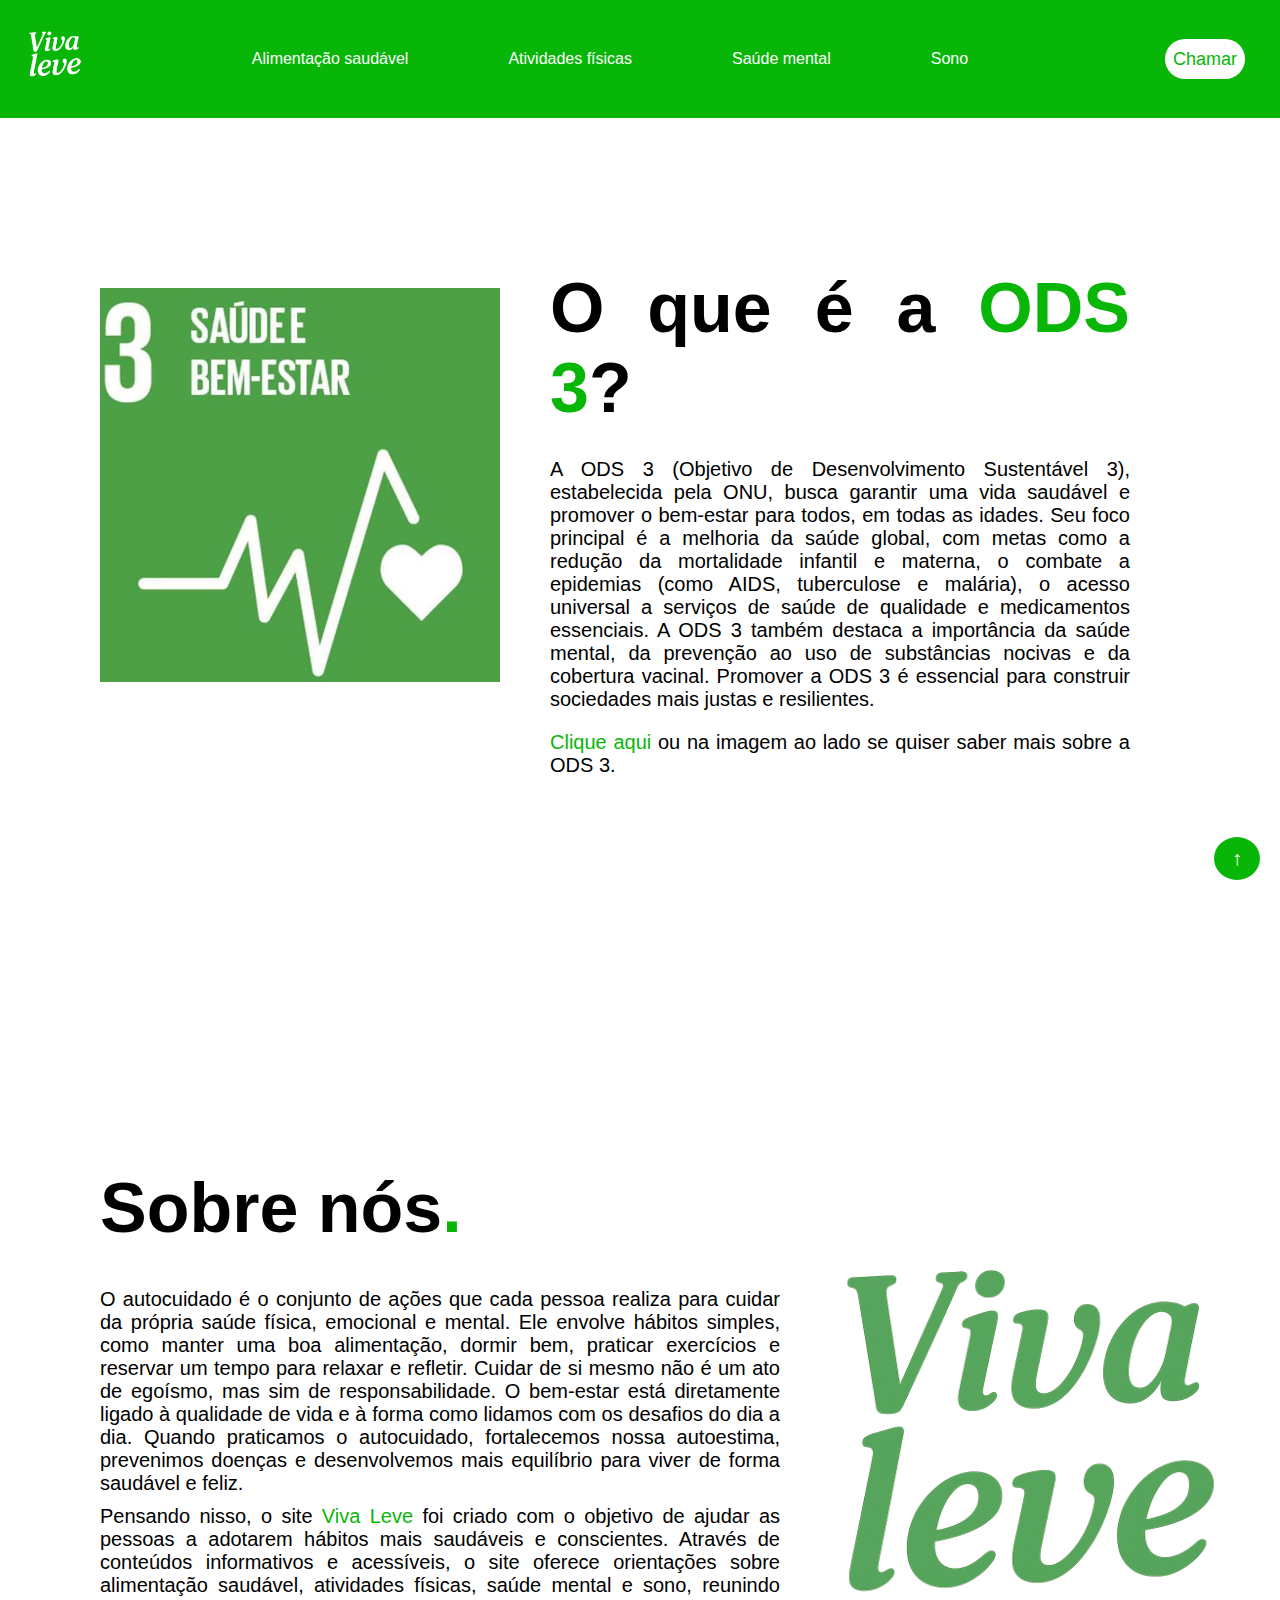
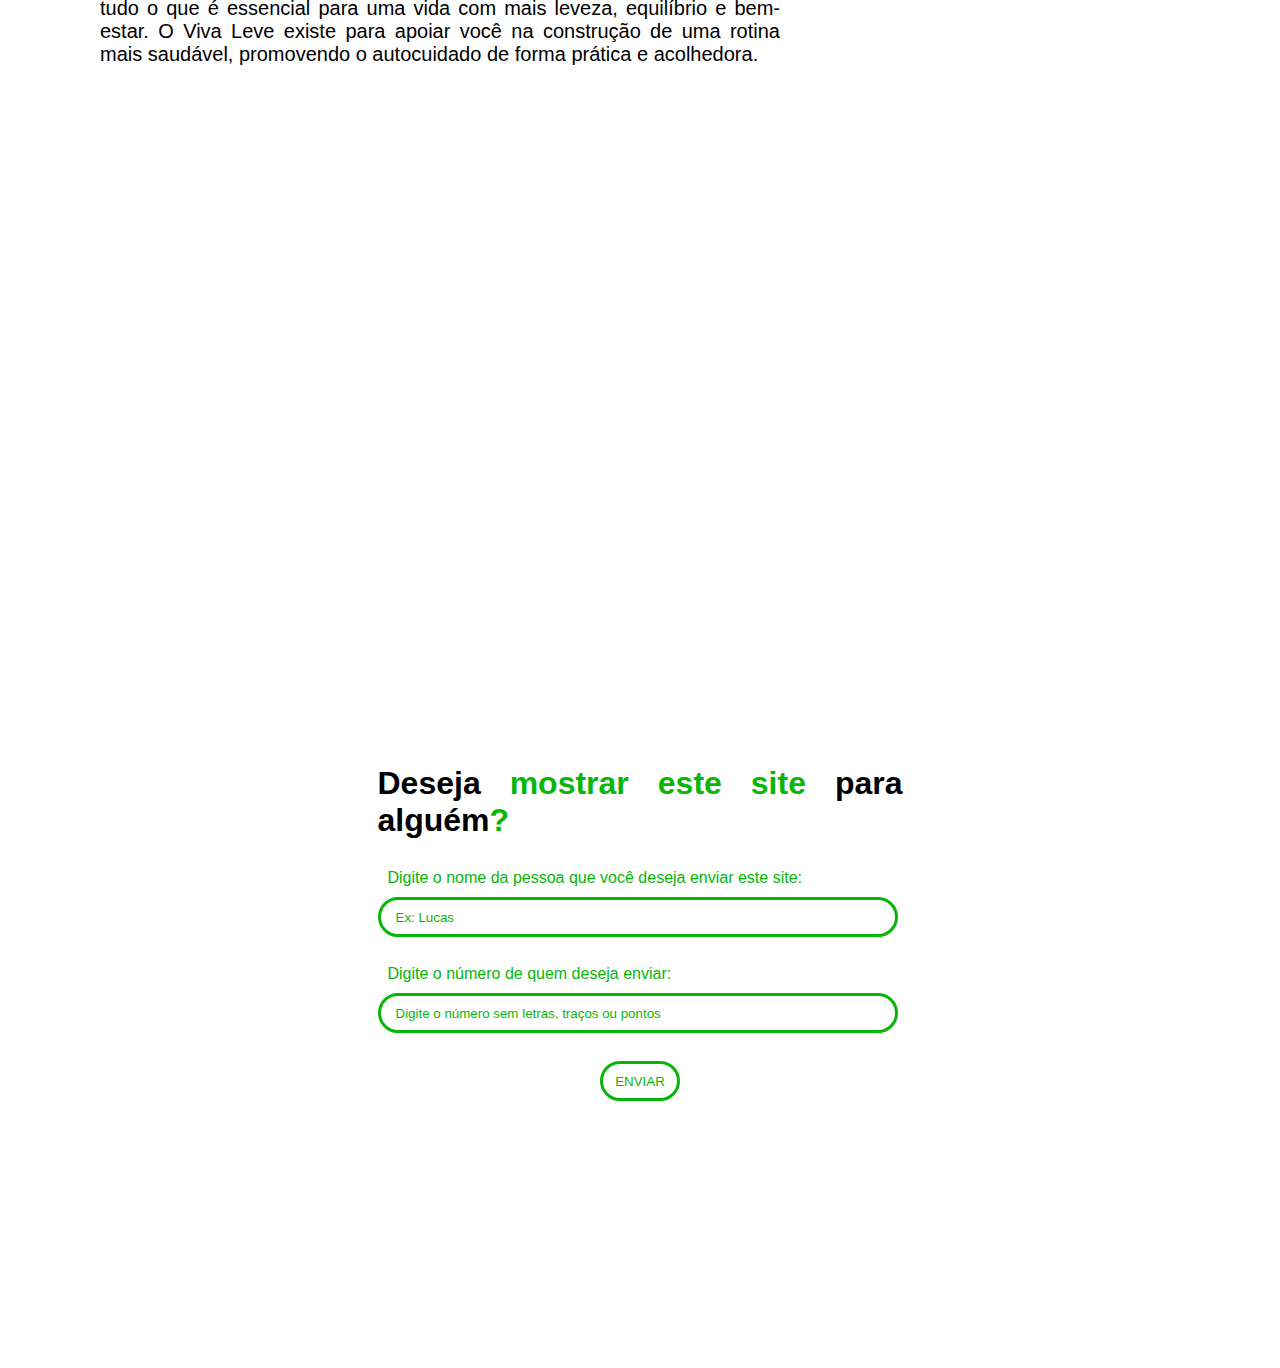
<file: index.html>
<!DOCTYPE html>
<html lang="pt-br">
<head>
    <meta charset="UTF-8">
    <meta name="viewport" content="width=device-width, initial-scale=1.0">
    <link rel="stylesheet" href="style.css">
    <title>Viva leve</title>
</head>
<body id="topo">
    <header class="cabecalho">
        <div class="menu">
            <div class="logo">
                <a href="index.html"><img src="images/logo-vivaleve-branca.png" alt="logo do site" width="70px"></a>
            </div>

            <div class="navegacao">
                <ul class="link">
                    <li><a href="alimentacaoSaudavel/alimentacao.html">Alimentação saudável</a></li>
                    <li><a href="atividadeFisica/atividades.html">Atividades físicas</a></li>
                    <li><a href="saudeMental/saudeMental.html">Saúde mental</a></li>
                    <li><a href="sonoDormir/sono.html">Sono</a></li>
                </ul>
            </div>

            <div class="chamarAmigo">
                <a href="#formu"><button>Chamar</button></a>
            </div>
        </div>
    </header>

    <main class="principal">
        <div class="ods3">
            <div class="odsImg">
                <a href="https://brasil.un.org/pt-br/sdgs/3" target="_blank"><img src="images/ods3.jpg" alt="imagem ods" width="400px"></a>
            </div>

            <div class="textoOds">
                <h1>O que é a <span>ODS 3</span>?</h1>
                <p>A ODS 3 (Objetivo de Desenvolvimento Sustentável 3), estabelecida pela ONU, busca garantir uma vida saudável e promover o bem-estar para todos, em todas as idades. Seu foco principal é a melhoria da saúde global, com metas como a redução da mortalidade infantil e materna, o combate a epidemias (como AIDS, tuberculose e malária), o acesso universal a serviços de saúde de qualidade e medicamentos essenciais. A ODS 3 também destaca a importância da saúde mental, da prevenção ao uso de substâncias nocivas e da cobertura vacinal. Promover a ODS 3 é essencial para construir sociedades mais justas e resilientes.</p>

                <div class="linkOds">
                    <p><a href="https://brasil.un.org/pt-br/sdgs/3" target="_blank">Clique aqui</a> ou na imagem ao lado se quiser saber mais sobre a ODS 3.</p>
                </div>
            </div>
        </div>    
    </main>

    <section class="sobre">
        <div class="quemSomos">
            <div class="textoQuemSomos">
                <h1>Sobre nós<span>.</span></h1>
                <p>O autocuidado é o conjunto de ações que cada pessoa realiza para cuidar da própria saúde física, emocional e mental. Ele envolve hábitos simples, como manter uma boa alimentação, dormir bem, praticar exercícios e reservar um tempo para relaxar e refletir. Cuidar de si mesmo não é um ato de egoísmo, mas sim de responsabilidade. O bem-estar está diretamente ligado à qualidade de vida e à forma como lidamos com os desafios do dia a dia. Quando praticamos o autocuidado, fortalecemos nossa autoestima, prevenimos doenças e desenvolvemos mais equilíbrio para viver de forma saudável e feliz.</p>
                <p>Pensando nisso, o site <span>Viva Leve</span> foi criado com o objetivo de ajudar as pessoas a adotarem hábitos mais saudáveis e conscientes. Através de conteúdos informativos e acessíveis, o site oferece orientações sobre alimentação saudável, atividades físicas, saúde mental e sono, reunindo tudo o que é essencial para uma vida com mais leveza, equilíbrio e bem-estar. O Viva Leve existe para apoiar você na construção de uma rotina mais saudável, promovendo o autocuidado de forma prática e acolhedora.</p>
            </div>

            <div class="imgQuemSomos">
                <img src="images/logo-vivaleve.png" alt="imagem viva leve" width="500px">
            </div>
        </div>
    </section>

    <section class="formulario" id="formu">

        <div class="form" onsubmit="enviarMensagem(event)">
            <h1>Deseja <span>mostrar este site</span> para alguém<span>?</span></h1>
            <form action="">
                <label for="nome">Digite o nome da pessoa que você deseja enviar este site:</label><br>
                <input type="text" id="nome" name="nome" placeholder="Ex: Lucas"><br><br>
                <label for="numero">Digite o número de quem deseja enviar:</label><br>
                <input type="text" id="numero" name="numero" placeholder="Digite o número sem letras, traços ou pontos"><br><br>
                <div class="botao">
                    <button type="submit">ENVIAR</button>
                </div>
            </form>
        </div>
    </section>
    <a href="#topo" class="voltarTopo">↑</a>
    <script src="script.js"></script>
</body>
</html>
</file>
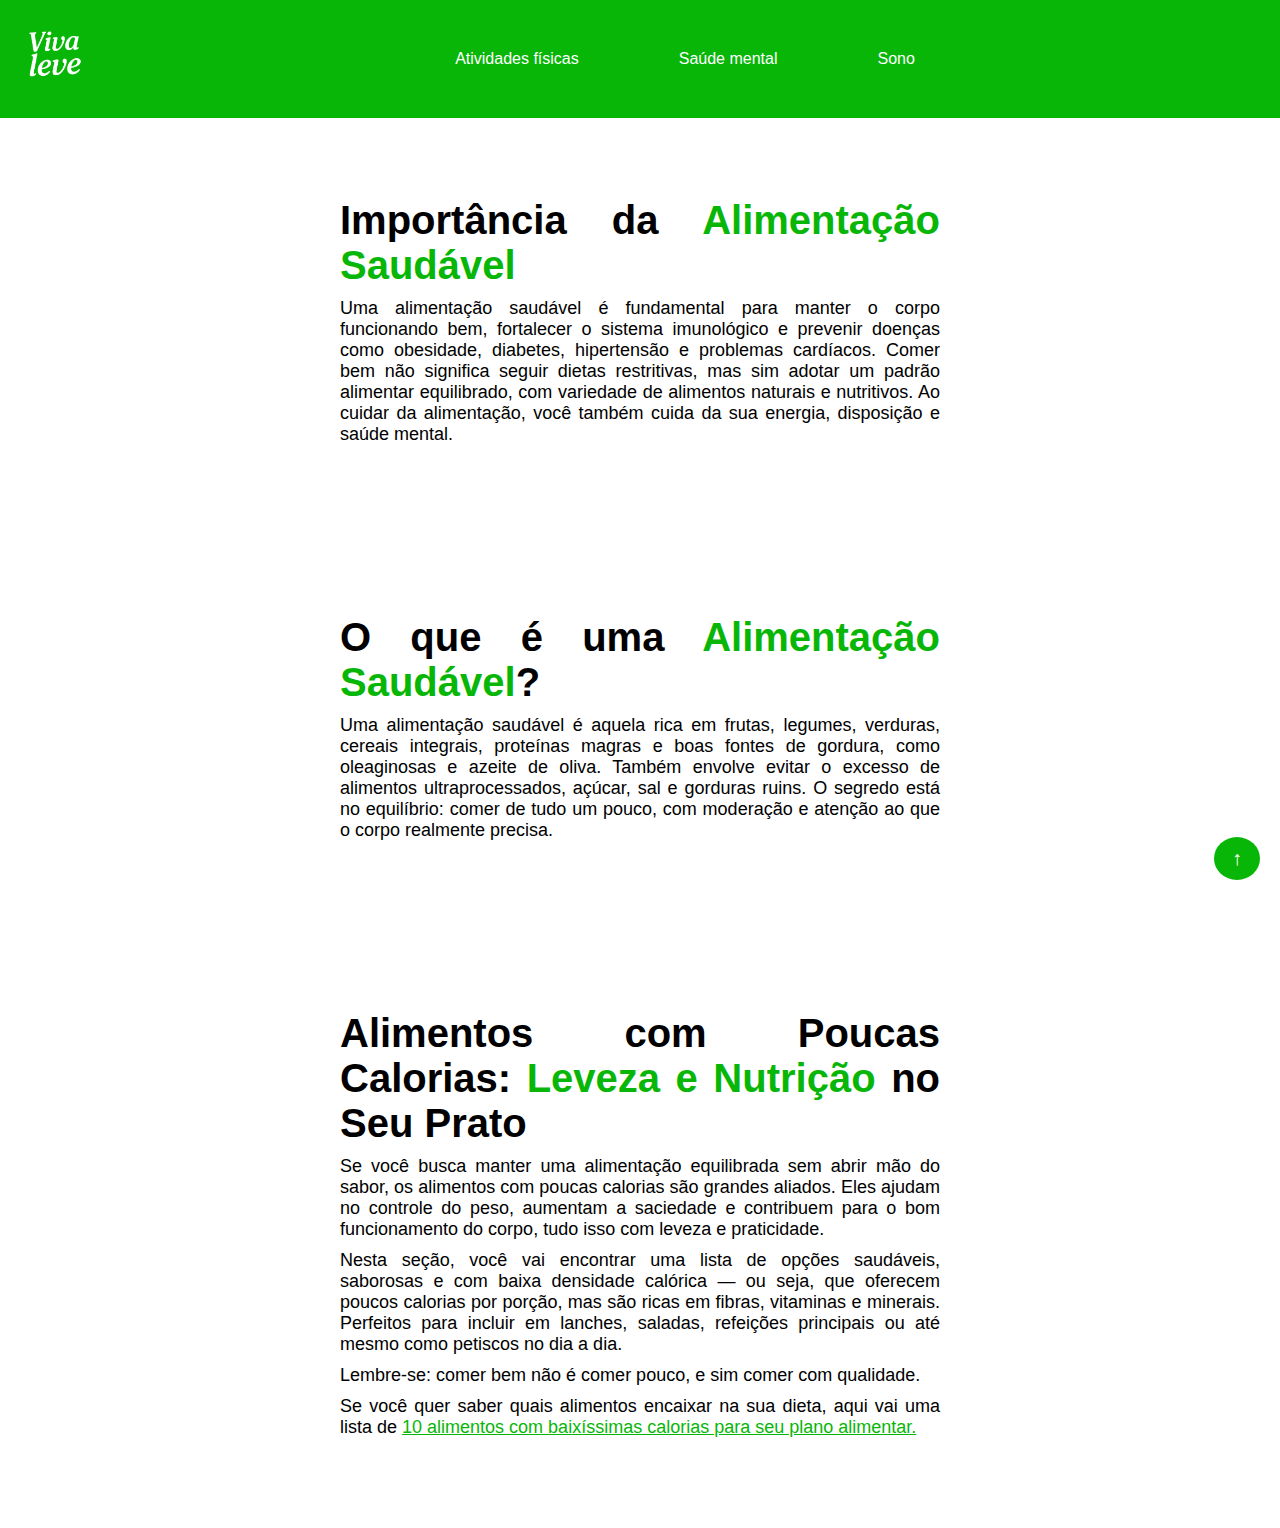
<file: alimentacaoSaudavel/alimentacao.html>
<!DOCTYPE html>
<html lang="pt-br">
<head>
    <meta charset="UTF-8">
    <meta name="viewport" content="width=device-width, initial-scale=1.0">
    <link rel="stylesheet" href="../style.css">
    <title>Alimentação saúdavel</title>
</head>
<body id="topo">
    <header class="cabecalho">
        <div class="menu">
            <div class="logo">
                <a href="../index.html"><img src="../images/logo-vivaleve-branca.png" alt="logo do site" width="70px"></a>
            </div>

            <div class="navegacao">
                <ul class="link">
                    <li><a href="../atividadeFisica/atividades.html">Atividades físicas</a></li>
                    <li><a href="../saudeMental/saudeMental.html">Saúde mental</a></li>
                    <li><a href="../sonoDormir/sono.html">Sono</a></li>
                </ul>
            </div>
        </div>
    </header>

    <main class="Alimentacao">
        <div class="alimentacaoSaudavel">
            <div class="importancia">
                <h1>Importância da <span>Alimentação Saudável</span></h1>
                <p>Uma alimentação saudável é fundamental para manter o corpo funcionando bem, fortalecer o sistema imunológico e prevenir doenças como obesidade, diabetes, hipertensão e problemas cardíacos. Comer bem não significa seguir dietas restritivas, mas sim adotar um padrão alimentar equilibrado, com variedade de alimentos naturais e nutritivos. Ao cuidar da alimentação, você também cuida da sua energia, disposição e saúde mental.</p>
            </div>

            <div class="oqAlimentacao">
                <h1>O que é uma <span>Alimentação Saudável</span>?</h1>
                <p>Uma alimentação saudável é aquela rica em frutas, legumes, verduras, cereais integrais, proteínas magras e boas fontes de gordura, como oleaginosas e azeite de oliva. Também envolve evitar o excesso de alimentos ultraprocessados, açúcar, sal e gorduras ruins. O segredo está no equilíbrio: comer de tudo um pouco, com moderação e atenção ao que o corpo realmente precisa.</p>
            </div>

            <div class="calorias">
                <h1>Alimentos com Poucas Calorias: <span>Leveza e Nutrição</span> no Seu Prato</h1>
                <p>Se você busca manter uma alimentação equilibrada sem abrir mão do sabor, os alimentos com poucas calorias são grandes aliados. Eles ajudam no controle do peso, aumentam a saciedade e contribuem para o bom funcionamento do corpo, tudo isso com leveza e praticidade.</p>
                <p>Nesta seção, você vai encontrar uma lista de opções saudáveis, saborosas e com baixa densidade calórica — ou seja, que oferecem poucos calorias por porção, mas são ricas em fibras, vitaminas e minerais. Perfeitos para incluir em lanches, saladas, refeições principais ou até mesmo como petiscos no dia a dia.</p>
                <p>Lembre-se: comer bem não é comer pouco, e sim comer com qualidade.</p>
                <div class="alimentosMenos">
                    <p>Se você quer saber quais alimentos encaixar na sua dieta, aqui vai uma lista de <a href="alimentosCalorias.html">10 alimentos com baixíssimas calorias para seu plano alimentar.</a></p>
                </div>
            </div>
        </div>
    </main>
    <a href="#topo" class="voltarTopo">↑</a>
</body>
</html>
</file>
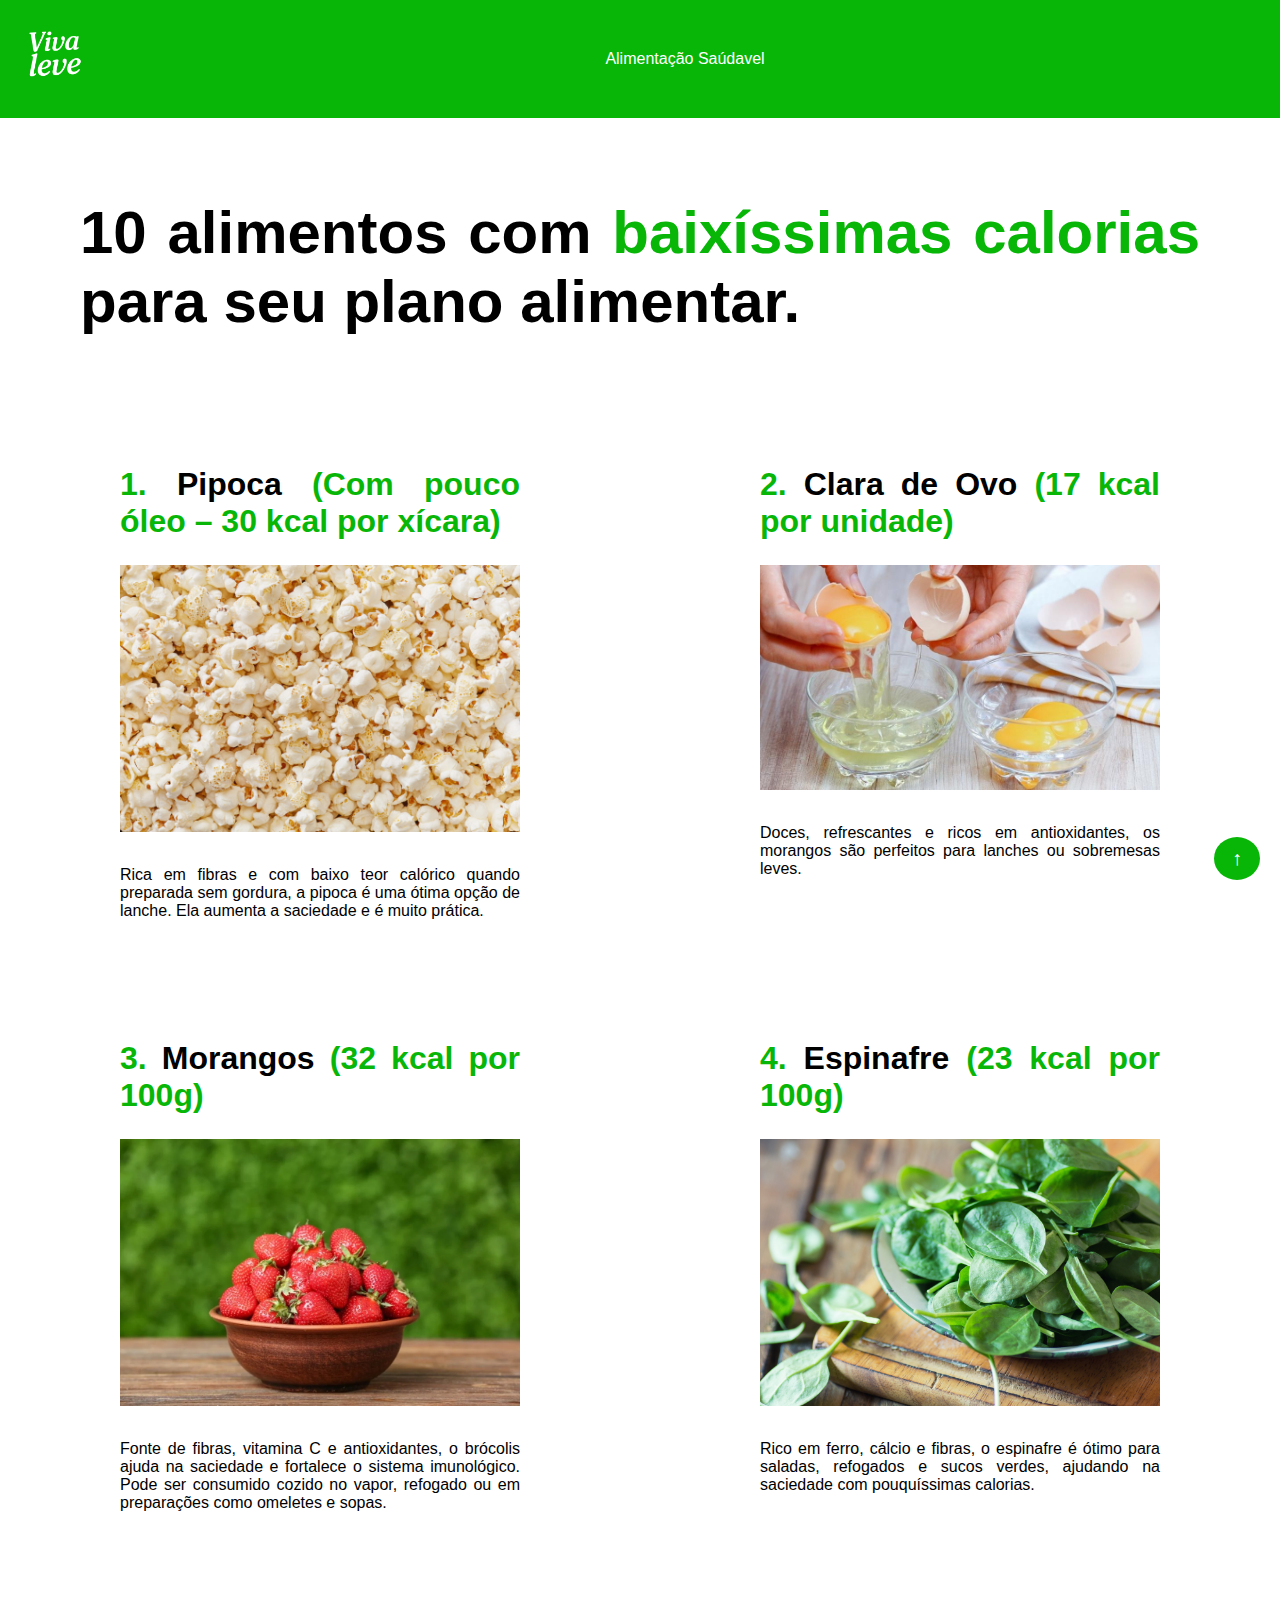
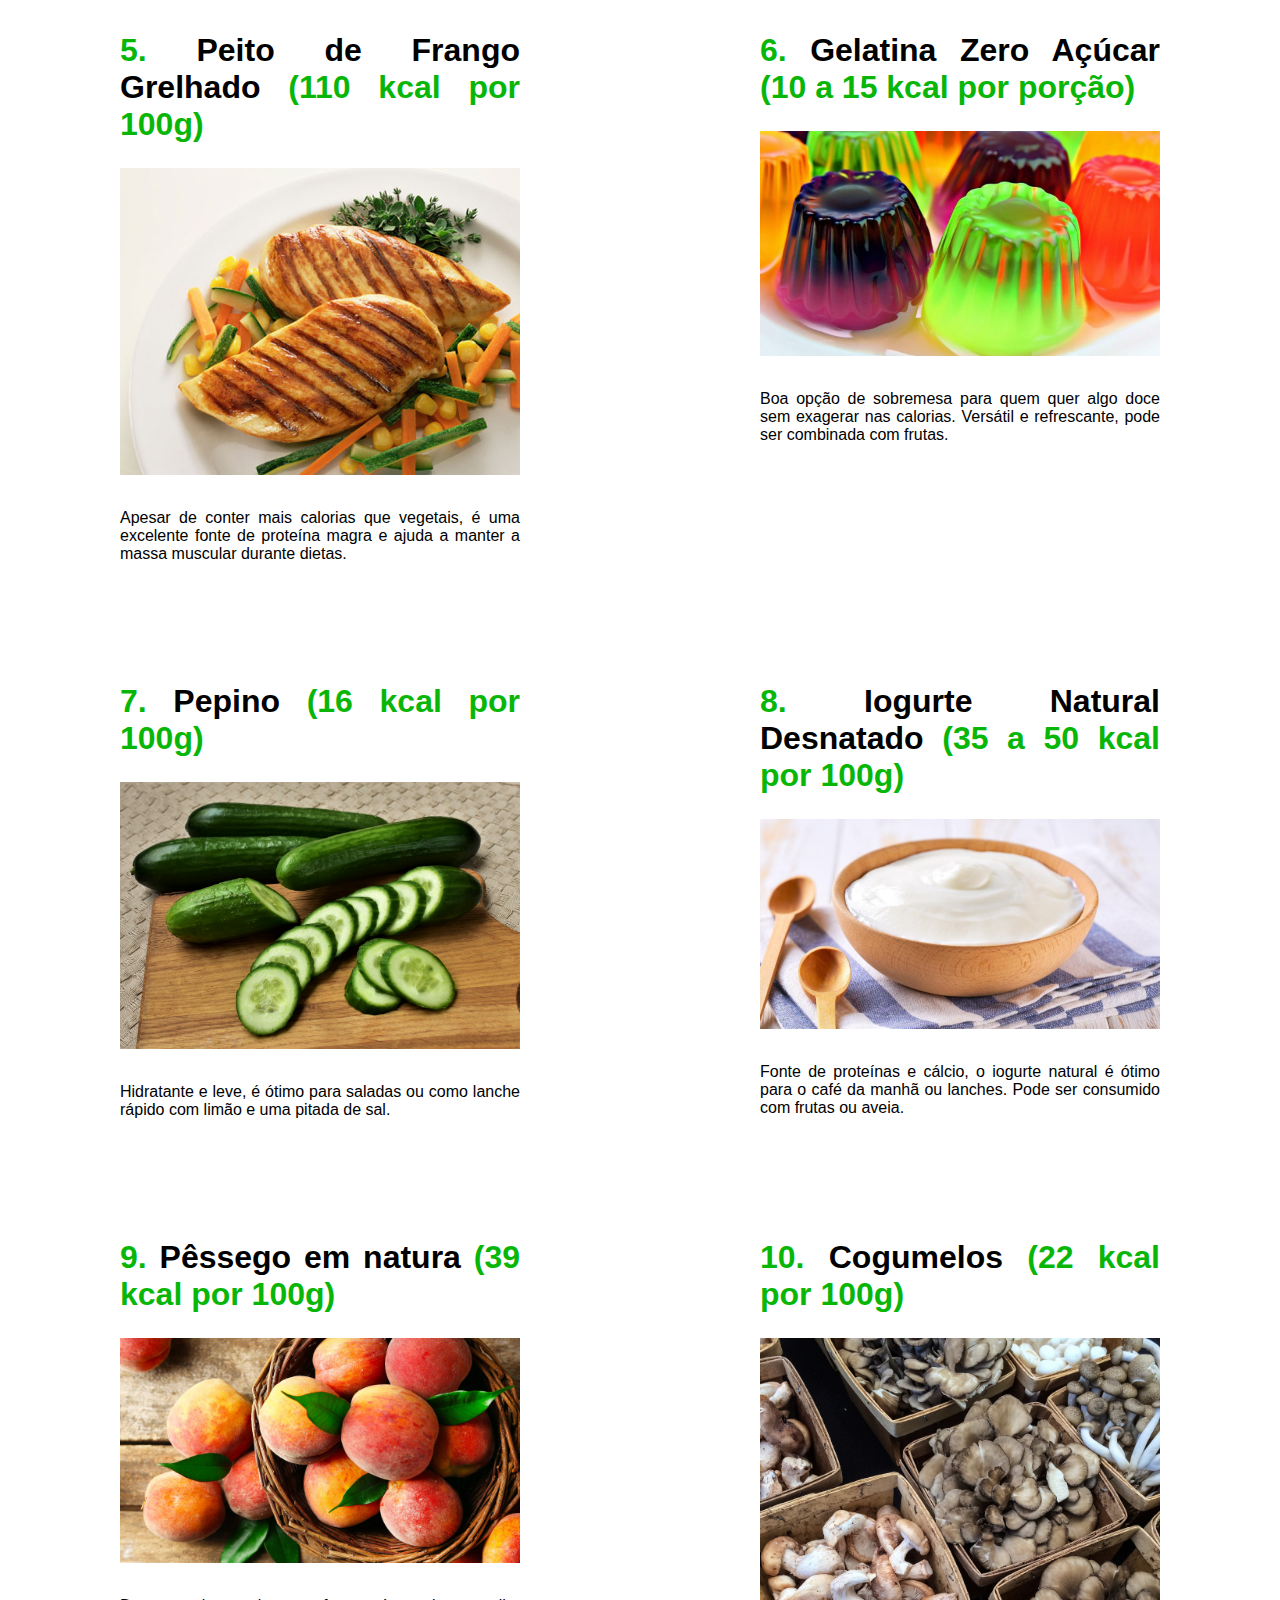
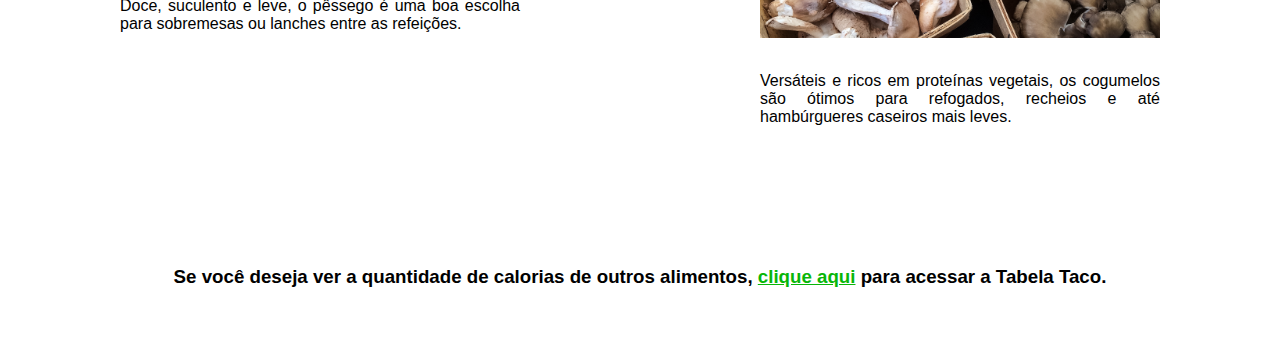
<file: alimentacaoSaudavel/alimentosCalorias.html>
<!DOCTYPE html>
<html lang="pt-br">
<head>
    <meta charset="UTF-8">
    <meta name="viewport" content="width=device-width, initial-scale=1.0">
    <link rel="stylesheet" href="../style.css">
    <title>Alimentos com poucas calorais</title>
</head>
<body id="topo">
    <header class="cabecalho">  
        <div class="menu">
            <div class="logo">
                <a href="../index.html"><img src="../images/logo-vivaleve-branca.png" alt="logo do site" width="70px"></a>
            </div>

            <div class="navegacao">
                <ul class="link">
                    <li><a href="alimentacao.html">Alimentação Saúdavel</a></li>
                </ul>
            </div>
        </div>
    </header>

    <section class="menosCaloias">
        <div class="tituloCalorias">
            <h1>10 alimentos com <span>baixíssimas calorias</span> para seu plano alimentar.</h1>
        </div>
        <div class="caloriasGeral">
            <div class="caloriasAlimento">
                <h1><span>1.</span> Pipoca <span>(Com pouco óleo – 30 kcal por xícara)</span></h1>
                <img src="../images/pipoca.jpg" alt="pipoca" width="400px">
                <p>Rica em fibras e com baixo teor calórico quando preparada sem gordura, a pipoca é uma ótima opção de lanche. Ela aumenta a saciedade e é muito prática.</p>
            </div>
            <div class="caloriasAlimento">
                <h1><span>2.</span> Clara de Ovo <span>(17 kcal por unidade)</span></h1>
                <img src="../images/claraDeOvo.jpg" alt="pipoca" width="400px">
                <p>Doces, refrescantes e ricos em antioxidantes, os morangos são perfeitos para lanches ou sobremesas leves.</p>
            </div>
            <div class="caloriasAlimento">
                <h1><span>3.</span> Morangos <span>(32 kcal por 100g)</span></h1>
                <img src="../images/morango.webp" alt="pipoca" width="400px">
                <p>Fonte de fibras, vitamina C e antioxidantes, o brócolis ajuda na saciedade e fortalece o sistema imunológico. Pode ser consumido cozido no vapor, refogado ou em preparações como omeletes e sopas.</p>
            </div>
            <div class="caloriasAlimento">
                <h1><span>4.</span> Espinafre <span>(23 kcal por 100g)</span></h1>
                <img src="../images/espinafre.jpg" alt="pipoca" width="400px">
                <p>Rico em ferro, cálcio e fibras, o espinafre é ótimo para saladas, refogados e sucos verdes, ajudando na saciedade com pouquíssimas calorias.</p>
            </div>
            <div class="caloriasAlimento">
                <h1><span>5.</span> Peito de Frango Grelhado <span>(110 kcal por 100g)</span></h1>
                <img src="../images/frangoGrelhado.jpg" alt="pipoca" width="400px">
                <p>Apesar de conter mais calorias que vegetais, é uma excelente fonte de proteína magra e ajuda a manter a massa muscular durante dietas.</p>
            </div>
            <div class="caloriasAlimento">
                <h1><span>6.</span> Gelatina Zero Açúcar <span>(10 a 15 kcal por porção)</span></h1>
                <img src="../images/gelatina.jpg" alt="pipoca" width="400px">
                <p>Boa opção de sobremesa para quem quer algo doce sem exagerar nas calorias. Versátil e refrescante, pode ser combinada com frutas.</p>
            </div>
            <div class="caloriasAlimento">
                <h1><span>7.</span> Pepino <span>(16 kcal por 100g)</span></h1>
                <img src="../images/pepino.jpg" alt="pipoca" width="400px">
                <p>Hidratante e leve, é ótimo para saladas ou como lanche rápido com limão e uma pitada de sal.</p>
            </div>
            <div class="caloriasAlimento">
                <h1><span>8.</span> Iogurte Natural Desnatado <span>(35 a 50 kcal por 100g)</span></h1>
                <img src="../images/iogurte.jpg" alt="pipoca" width="400px">
                <p>Fonte de proteínas e cálcio, o iogurte natural é ótimo para o café da manhã ou lanches. Pode ser consumido com frutas ou aveia.</p>
            </div>
            <div class="caloriasAlimento">
                <h1><span>9.</span> Pêssego em natura <span>(39 kcal por 100g)</span></h1>
                <img src="../images/pessego.jpg" alt="pipoca" width="400px">
                <p>Doce, suculento e leve, o pêssego é uma boa escolha para sobremesas ou lanches entre as refeições.</p>
            </div>
            <div class="caloriasAlimento">
                <h1><span>10.</span> Cogumelos <span>(22 kcal por 100g)</span></h1>
                <img src="../images/cogumelos.png" alt="pipoca" width="400px">
                <p>Versáteis e ricos em proteínas vegetais, os cogumelos são ótimos para refogados, recheios e até hambúrgueres caseiros mais leves.</p>
            </div>
        </div>
        <div class="tabelaTaco">
            <h3>Se você deseja ver a quantidade de calorias de outros alimentos, <a href="https://www.tabelatacoonline.com.br/" target="_blank">clique aqui</a> para acessar a Tabela Taco.</h3>
        </div>
    </section>
    <a href="#topo" class="voltarTopo">↑</a>
</body>
</html>
</file>
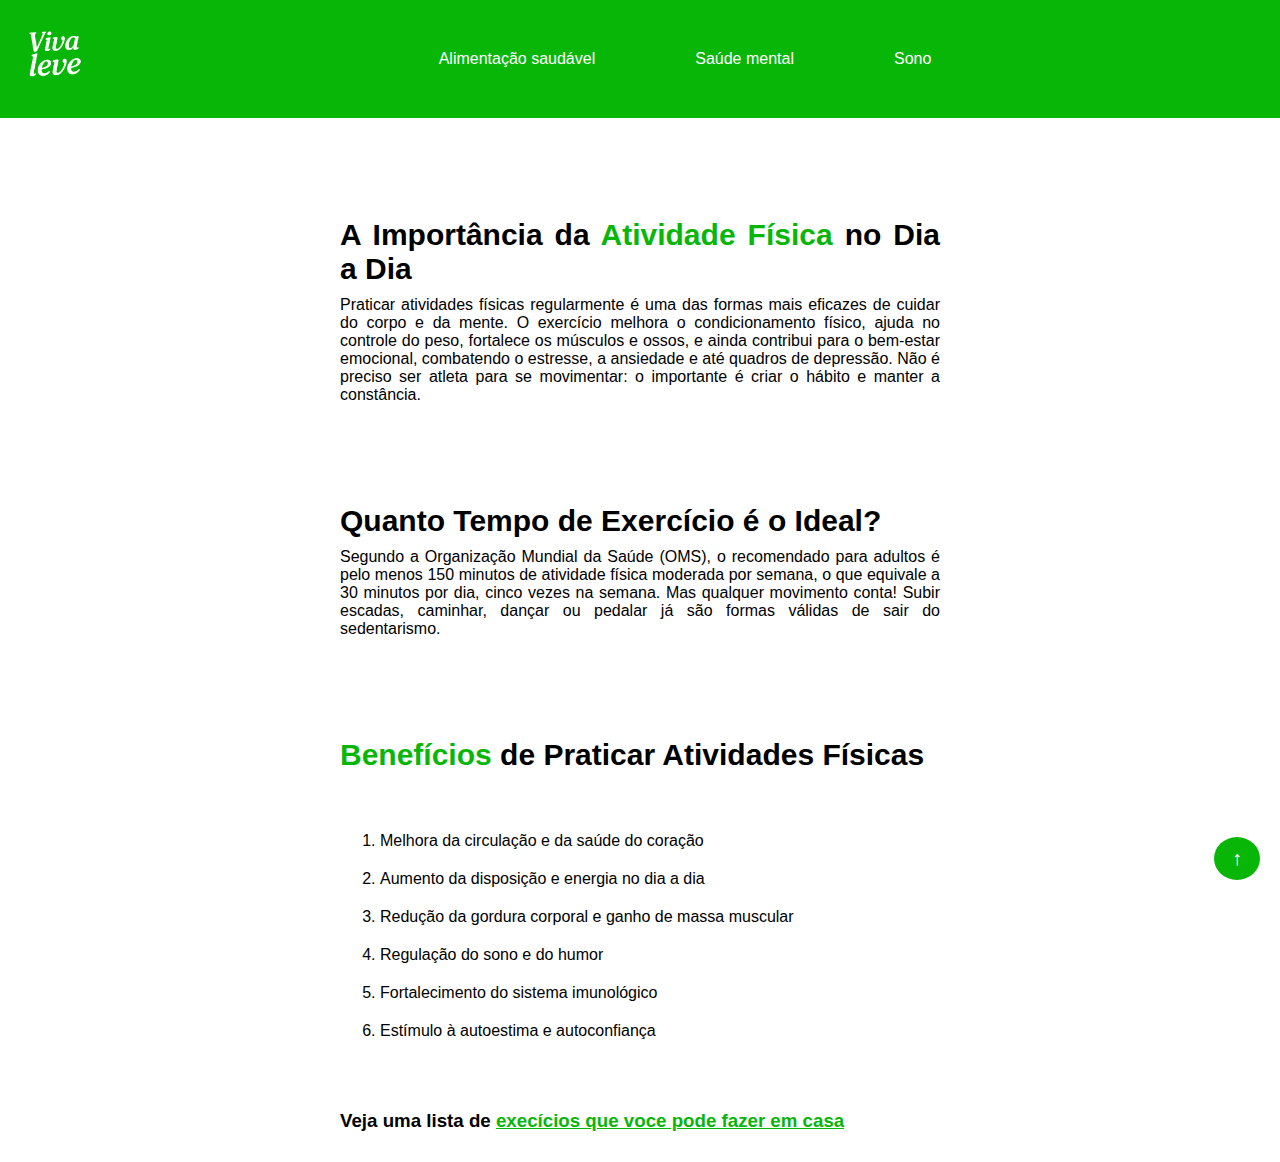
<file: atividadeFisica/atividades.html>
<!DOCTYPE html>
<html lang="pt-br">
<head>
    <meta charset="UTF-8">
    <meta name="viewport" content="width=device-width, initial-scale=1.0">
    <link rel="stylesheet" href="../style.css">
    <title>atividades físicas</title>
</head>
<body id="topo">
    <header class="cabecalho">
        <div class="menu">
            <div class="logo">
                <a href="../index.html"><img src="../images/logo-vivaleve-branca.png" alt="logo do site" width="70px"></a>
            </div>

            <div class="navegacao">
                <ul class="link">
                    <li><a href="../alimentacaoSaudavel/alimentacao.html">Alimentação saudável</a></li>
                    <li><a href="../saudeMental/saudeMental.html">Saúde mental</a></li>
                    <li><a href="../sonoDormir/sono.html">Sono</a></li>
                </ul>
            </div>
        </div>
    </header>

    <section>
        <div class="geralAtt">
            <div class="principalAtt">
                <h1>A Importância da <span>Atividade Física</span> no Dia a Dia</h1>
                <p>Praticar atividades físicas regularmente é uma das formas mais eficazes de cuidar do corpo e da mente. O exercício melhora o condicionamento físico, ajuda no controle do peso, fortalece os músculos e ossos, e ainda contribui para o bem-estar emocional, combatendo o estresse, a ansiedade e até quadros de depressão. Não é preciso ser atleta para se movimentar: o importante é criar o hábito e manter a constância.</p>
                <h1>Quanto Tempo de Exercício é o Ideal?</h1>
                <p>Segundo a Organização Mundial da Saúde (OMS), o recomendado para adultos é pelo menos 150 minutos de atividade física moderada por semana, o que equivale a 30 minutos por dia, cinco vezes na semana. Mas qualquer movimento conta! Subir escadas, caminhar, dançar ou pedalar já são formas válidas de sair do sedentarismo.</p>
                <h1><span>Benefícios</span> de Praticar Atividades Físicas</h1>
                <ol>
                    <li>Melhora da circulação e da saúde do coração</li>
                    <li>Aumento da disposição e energia no dia a dia</li>
                    <li>Redução da gordura corporal e ganho de massa muscular</li>
                    <li>Regulação do sono e do humor</li>
                    <li>Fortalecimento do sistema imunológico</li>
                    <li>Estímulo à autoestima e autoconfiança</li>
                </ol>
            </div>
            <div class="casaAtt">
                <h3>Veja uma lista de <a href="atividadesCasa.html">execícios que voce pode fazer em casa</a></h3>
            </div>
        </div>
    </section>
    <a href="#topo" class="voltarTopo">↑</a>
</body>
</html>
</file>
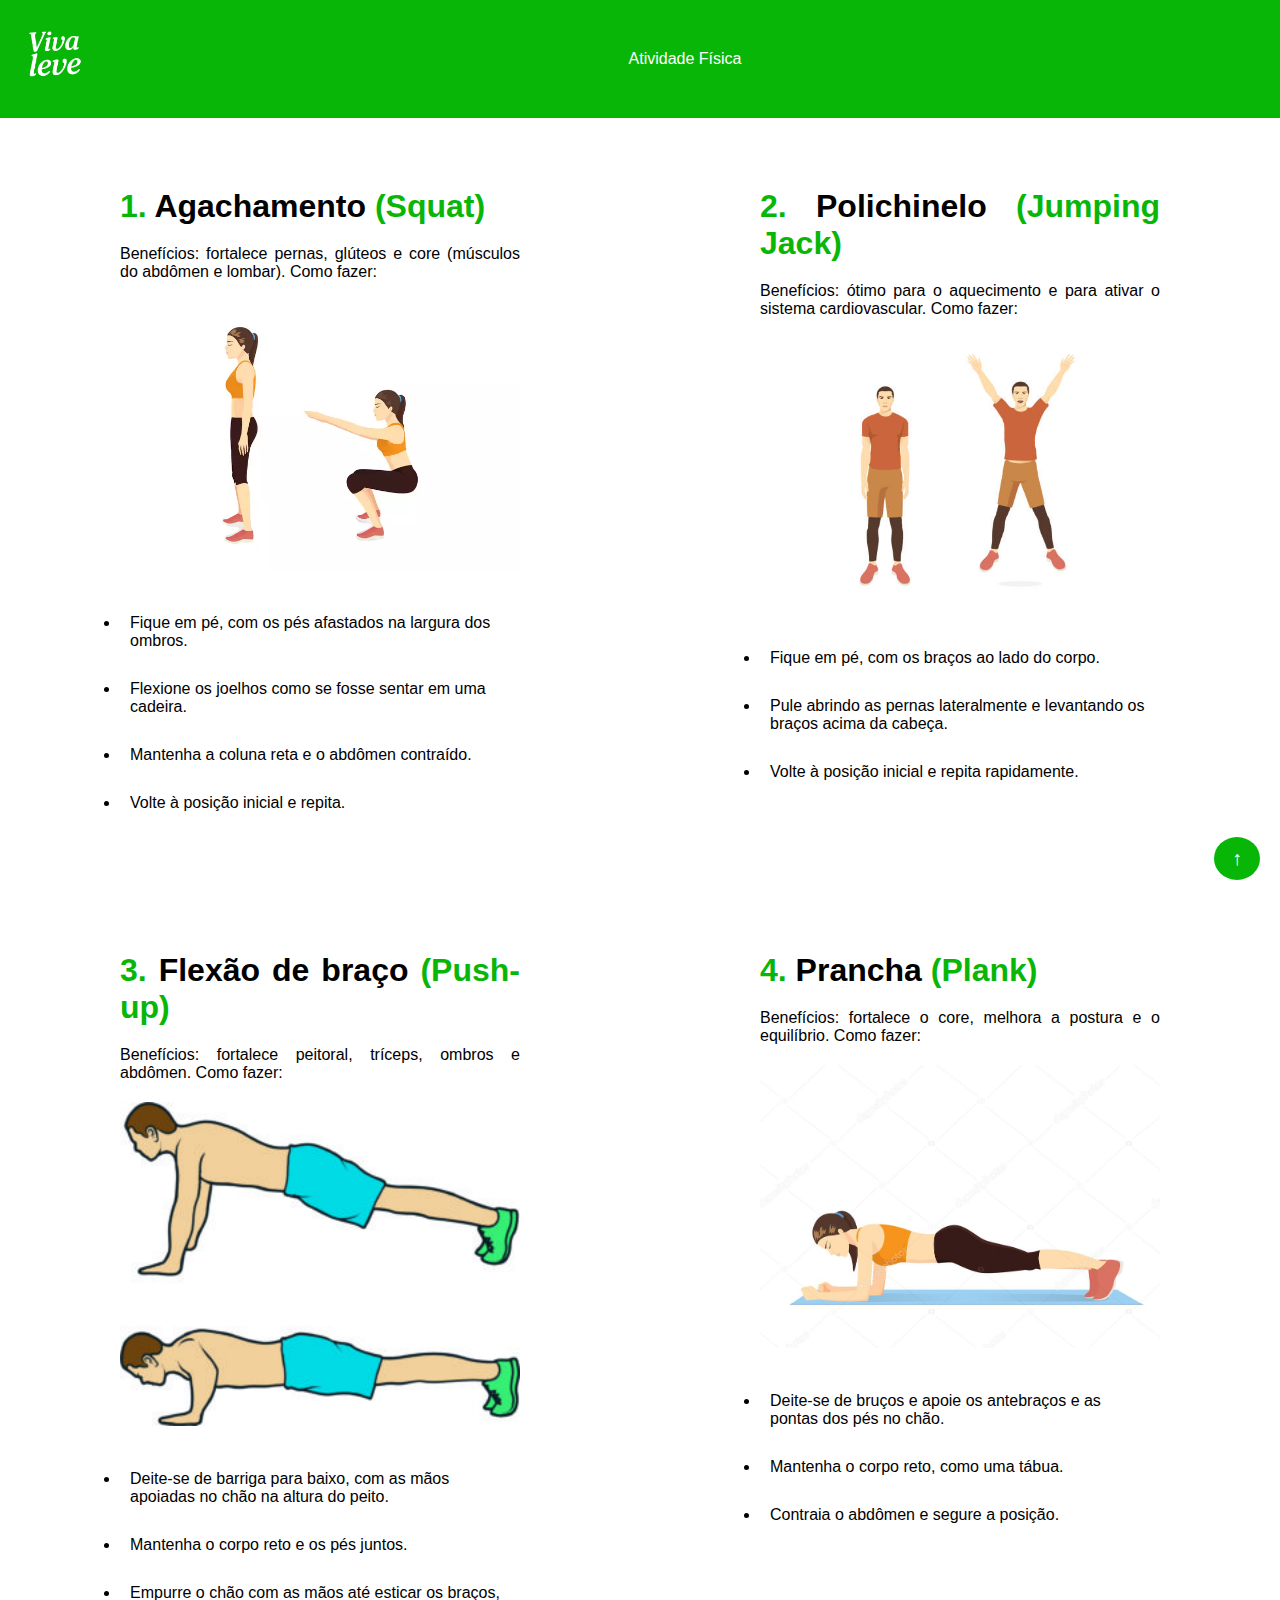
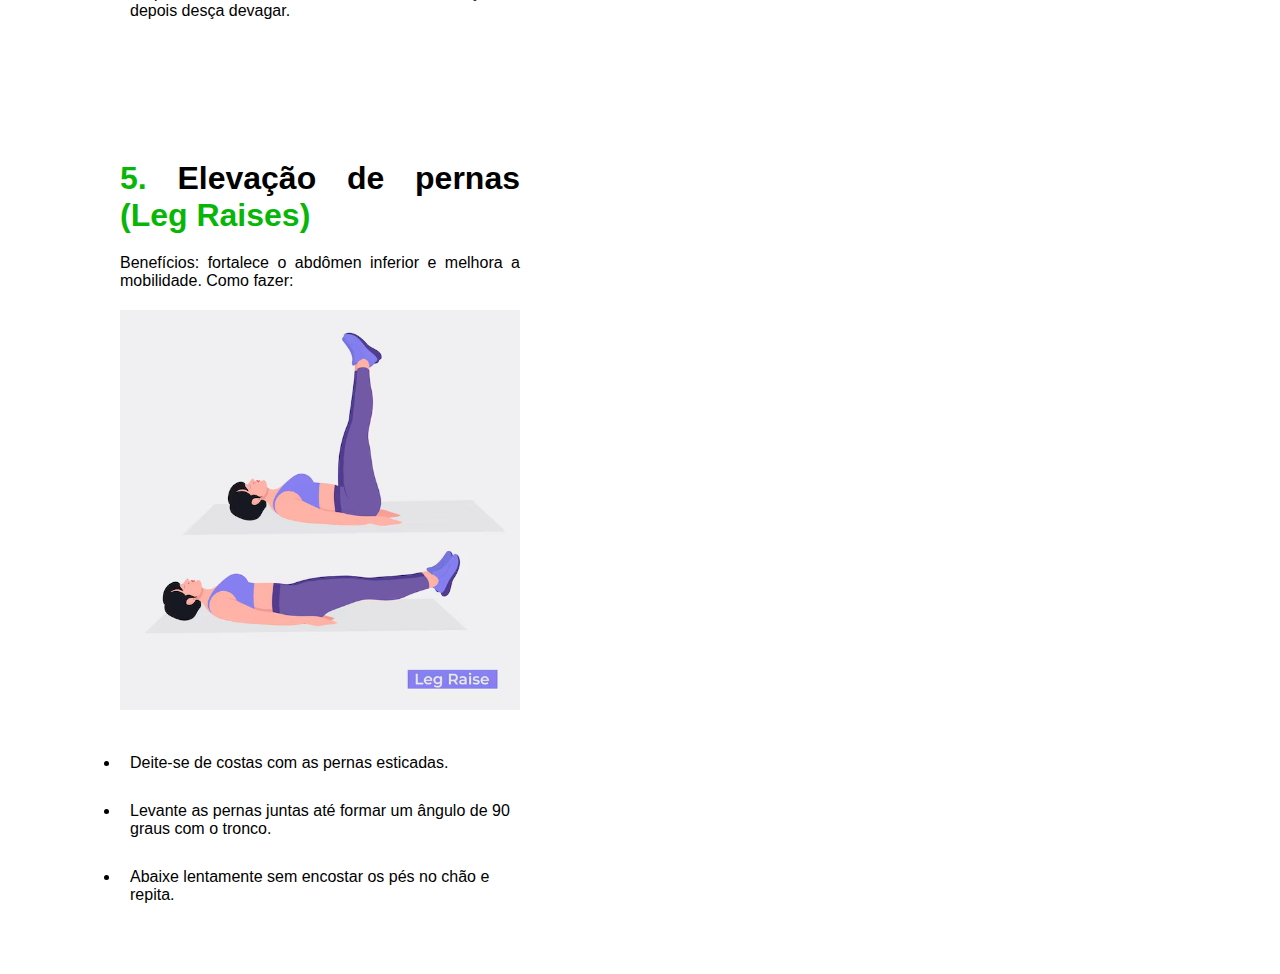
<file: atividadeFisica/atividadesCasa.html>
<!DOCTYPE html>
<html lang="pt-br">
<head>
    <meta charset="UTF-8">
    <meta name="viewport" content="width=device-width, initial-scale=1.0">
    <link rel="stylesheet" href="../style.css">
    <title>Execícios para fazer em casa</title>
</head>
<body id="topo">
    <header class="cabecalho">  
        <div class="menu">
            <div class="logo">
                <a href="../index.html"><img src="../images/logo-vivaleve-branca.png" alt="logo do site" width="70px"></a>
            </div>

            <div class="navegacao">
                <ul class="link">
                    <li><a href="atividades.html">Atividade Física</a></li>
                </ul>
            </div>
        </div>
    </header>

    <section>
        <div class="exerciciosCasa">
            <div class="textoExercicios">
                <h1><span>1.</span> Agachamento <span>(Squat)</span></h1>
                <p>Benefícios: fortalece pernas, glúteos e core (músculos do abdômen e lombar). Como fazer:</p>
                <img src="../images/agachamento" alt="" width="400px">
                <ul>
                    <li>Fique em pé, com os pés afastados na largura dos ombros.</li>
                    <li>Flexione os joelhos como se fosse sentar em uma cadeira.</li>
                    <li>Mantenha a coluna reta e o abdômen contraído.</li>
                    <li>Volte à posição inicial e repita.</li>
                </ul>
            </div>

            <div class="textoExercicios">
                <h1><span>2.</span> Polichinelo <span>(Jumping Jack)</span></h1>
                <p>Benefícios: ótimo para o aquecimento e para ativar o sistema cardiovascular. Como fazer:</p>
                <img src="../images/polichinelo.jpg" alt="" width="400px">
                <ul>
                    <li>Fique em pé, com os braços ao lado do corpo.</li>
                    <li>Pule abrindo as pernas lateralmente e levantando os braços acima da cabeça.</li>
                    <li>Volte à posição inicial e repita rapidamente.</li>
                </ul>
            </div>

            <div class="textoExercicios">
                <h1><span>3.</span> Flexão de braço <span>(Push-up)</span></h1>
                <p>Benefícios: fortalece peitoral, tríceps, ombros e abdômen. Como fazer:</p>
                <img src="../images/flexao.jpg" alt="" width="400px">
                <ul>
                    <li>Deite-se de barriga para baixo, com as mãos apoiadas no chão na altura do peito.</li>
                    <li>Mantenha o corpo reto e os pés juntos.</li>
                    <li>Empurre o chão com as mãos até esticar os braços, depois desça devagar.</li>
                </ul>
            </div>

            <div class="textoExercicios">
                <h1><span>4.</span> Prancha <span>(Plank)</span></h1>
                <p>Benefícios: fortalece o core, melhora a postura e o equilíbrio. Como fazer:</p>
                <img src="../images/prancha.jpg" alt="" width="400px">
                <ul>
                    <li>Deite-se de bruços e apoie os antebraços e as pontas dos pés no chão.</li>
                    <li>Mantenha o corpo reto, como uma tábua.</li>
                    <li>Contraia o abdômen e segure a posição.</li>
                </ul>
            </div>

            <div class="textoExercicios">
                <h1><span>5.</span> Elevação de pernas <span>(Leg Raises)</span></h1>
                <p>Benefícios: fortalece o abdômen inferior e melhora a mobilidade. Como fazer:</p>
                <img src="../images/elevacaoPerna" alt="" width="400px">
                <ul>
                    <li>Deite-se de costas com as pernas esticadas.</li>
                    <li>Levante as pernas juntas até formar um ângulo de 90 graus com o tronco.</li>
                    <li>Abaixe lentamente sem encostar os pés no chão e repita.</li>
                </ul>
            </div>
        </div>
    </section>
    <a href="#topo" class="voltarTopo">↑</a>
</body>
</html>
</file>
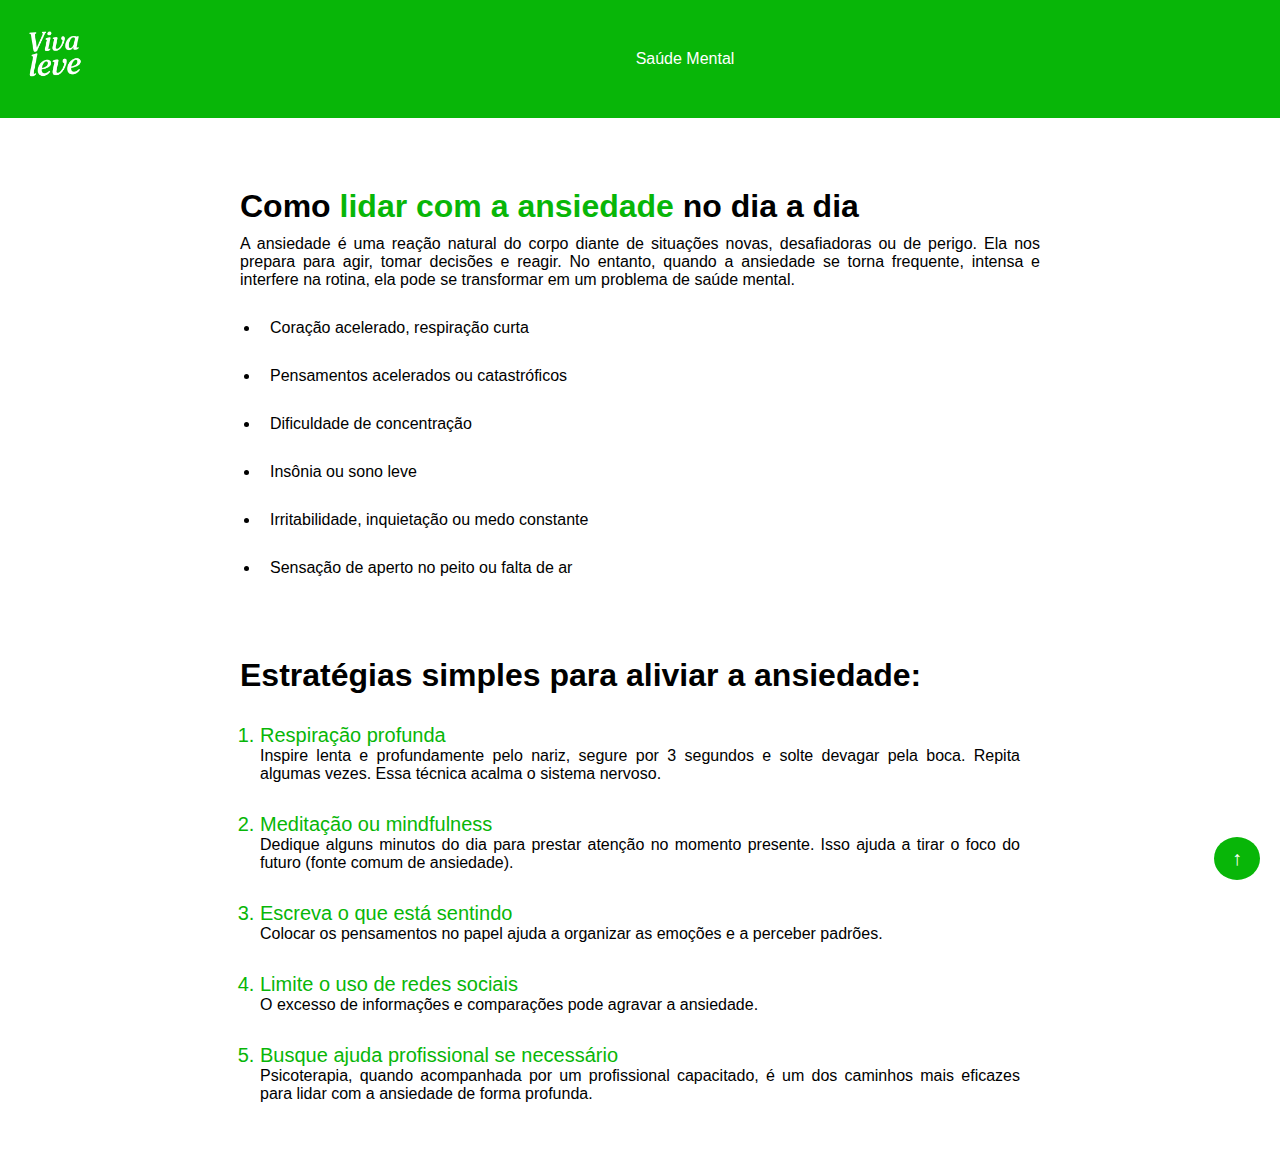
<file: saudeMental/saudeAnsiedade.html>
<!DOCTYPE html>
<html lang="pt-br">
<head>
    <meta charset="UTF-8">
    <meta name="viewport" content="width=device-width, initial-scale=1.0">
    <link rel="stylesheet" href="../style.css">
    <title>Lidar com a Ansiedade</title>
</head>
<body id="topo">
    <header class="cabecalho">
        <div class="menu">
            <div class="logo">
                <a href="../index.html"><img src="../images/logo-vivaleve-branca.png" alt="logo do site" width="70px"></a>
            </div>

            <div class="navegacao">
                <ul class="link">
                    <li><a href="saudeMental.html">Saúde Mental</a></li>
                </ul>
            </div>
        </div>
    </header>

    <section class="mainAnsiedade">
        <div class="diaAnsiedade">
            <div class="mainTextAnsiedade">
                <h1>Como <span>lidar com a ansiedade</span> no dia a dia</h1>
                <p>A ansiedade é uma reação natural do corpo diante de situações novas, desafiadoras ou de perigo. Ela nos prepara para agir, tomar decisões e reagir. No entanto, quando a ansiedade se torna frequente, intensa e interfere na rotina, ela pode se transformar em um problema de saúde mental.</p>
                <ul>
                    <li>Coração acelerado, respiração curta</li>
                    <li>Pensamentos acelerados ou catastróficos</li>
                    <li>Dificuldade de concentração</li>
                    <li>Insônia ou sono leve</li>
                    <li>Irritabilidade, inquietação ou medo constante</li>
                    <li>Sensação de aperto no peito ou falta de ar</li>
                </ul>
                <h1>Estratégias simples para aliviar a ansiedade:</h1>
                <ol>
                    <li>Respiração profunda</li>
                    <p>Inspire lenta e profundamente pelo nariz, segure por 3 segundos e solte devagar pela boca. Repita algumas vezes. Essa técnica acalma o sistema nervoso.</p>
                    <li>Meditação ou mindfulness</li>
                    <p>Dedique alguns minutos do dia para prestar atenção no momento presente. Isso ajuda a tirar o foco do futuro (fonte comum de ansiedade).</p>
                    <li>Escreva o que está sentindo</li>
                    <p>Colocar os pensamentos no papel ajuda a organizar as emoções e a perceber padrões.</p>
                    <li>Limite o uso de redes sociais</li>
                    <p>O excesso de informações e comparações pode agravar a ansiedade.</p>
                    <li>Busque ajuda profissional se necessário </li>
                    <p>Psicoterapia, quando acompanhada por um profissional capacitado, é um dos caminhos mais eficazes para lidar com a ansiedade de forma profunda.</p>
                </ol>
            </div>
        </div>
    </section>
    <a href="#topo" class="voltarTopo">↑</a>
</body>
</html>
</file>
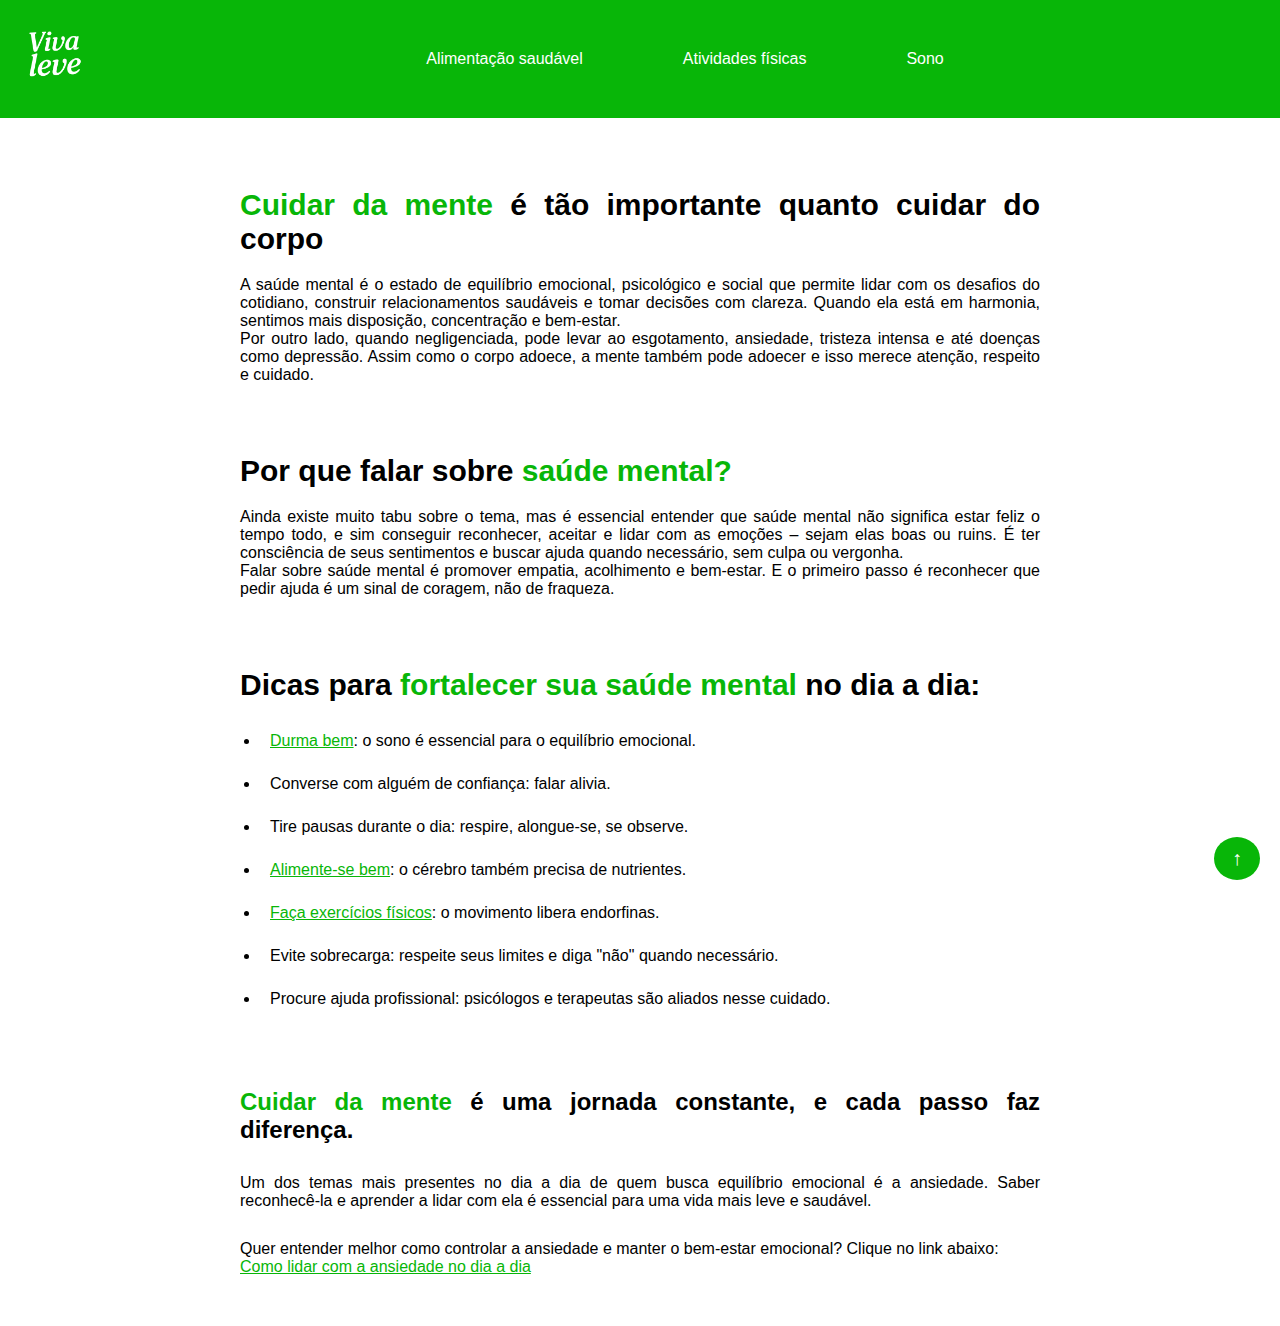
<file: saudeMental/saudeMental.html>
<!DOCTYPE html>
<html lang="pt-br">
<head>
    <meta charset="UTF-8">
    <meta name="viewport" content="width=device-width, initial-scale=1.0">
    <link rel="stylesheet" href="../style.css">
    <title>Saúde mental</title>
</head>
<body id="topo">
    <header class="cabecalho">
        <div class="menu">
            <div class="logo">
                <a href="../index.html"><img src="../images/logo-vivaleve-branca.png" alt="logo do site" width="70px"></a>
            </div>

            <div class="navegacao">
                <ul class="link">
                    <li><a href="../alimentacaoSaudavel/alimentacao.html">Alimentação saudável</a></li>
                    <li><a href="../atividadeFisica/atividades.html">Atividades físicas</a></li>
                    <li><a href="../sonoDormir/sono.html">Sono</a></li>
                </ul>
            </div>
        </div>
    </header>

    <section class="mainSaude">
        <div class="saudeGeral">
            <div class="saudeTextoPrincipal">
                <h1><span>Cuidar da mente</span> é tão importante quanto cuidar do corpo</h1>
                <p>A saúde mental é o estado de equilíbrio emocional, psicológico e social que permite lidar com os desafios do cotidiano, construir relacionamentos saudáveis e tomar decisões com clareza. Quando ela está em harmonia, sentimos mais disposição, concentração e bem-estar.</p>
                <p>Por outro lado, quando negligenciada, pode levar ao esgotamento, ansiedade, tristeza intensa e até doenças como depressão. Assim como o corpo adoece, a mente também pode adoecer e isso merece atenção, respeito e cuidado.</p>

                <h1>Por que falar sobre <span>saúde mental?</span></h1>
                <p>Ainda existe muito tabu sobre o tema, mas é essencial entender que saúde mental não significa estar feliz o tempo todo, e sim conseguir reconhecer, aceitar e lidar com as emoções – sejam elas boas ou ruins. É ter consciência de seus sentimentos e buscar ajuda quando necessário, sem culpa ou vergonha.</p>
                <p>Falar sobre saúde mental é promover empatia, acolhimento e bem-estar. E o primeiro passo é reconhecer que pedir ajuda é um sinal de coragem, não de fraqueza.</p>
            </div>
            <div class="saudeLista">
                <h1>Dicas para <span>fortalecer sua saúde mental</span> no dia a dia:</h1>
                <ul>
                    <li><a href="../sonoDormir/sono.html">Durma bem</a>: o sono é essencial para o equilíbrio emocional.</li>
                    <li>Converse com alguém de confiança: falar alivia.</li>
                    <li>Tire pausas durante o dia: respire, alongue-se, se observe.</li>
                    <li><a href="../alimentacaoSaudavel/alimentacao.html">Alimente-se bem</a>: o cérebro também precisa de nutrientes.</li>
                    <li><a href="../atividadeFisica/atividades.html">Faça exercícios físicos</a>: o movimento libera endorfinas.</li>
                    <li>Evite sobrecarga: respeite seus limites e diga "não" quando necessário.</li>
                    <li>Procure ajuda profissional: psicólogos e terapeutas são aliados nesse cuidado.</li>
                </ul>
            </div>

            <div class="transicaoAnsiedade">
                <h2><span>Cuidar da mente</span> é uma jornada constante, e cada passo faz diferença.</h2>
                <p>Um dos temas mais presentes no dia a dia de quem busca equilíbrio emocional é a ansiedade. Saber reconhecê-la e aprender a lidar com ela é essencial para uma vida mais leve e saudável.</p>
                <p>Quer entender melhor como <span>controlar a ansiedade</span> e manter o bem-estar emocional? Clique no link abaixo:</p>
                <a href="saudeAnsiedade.html">Como lidar com a ansiedade no dia a dia</a>
            </div>
        </div>
    </section>
    <a href="#topo" class="voltarTopo">↑</a>
</body>
</html>
</file>
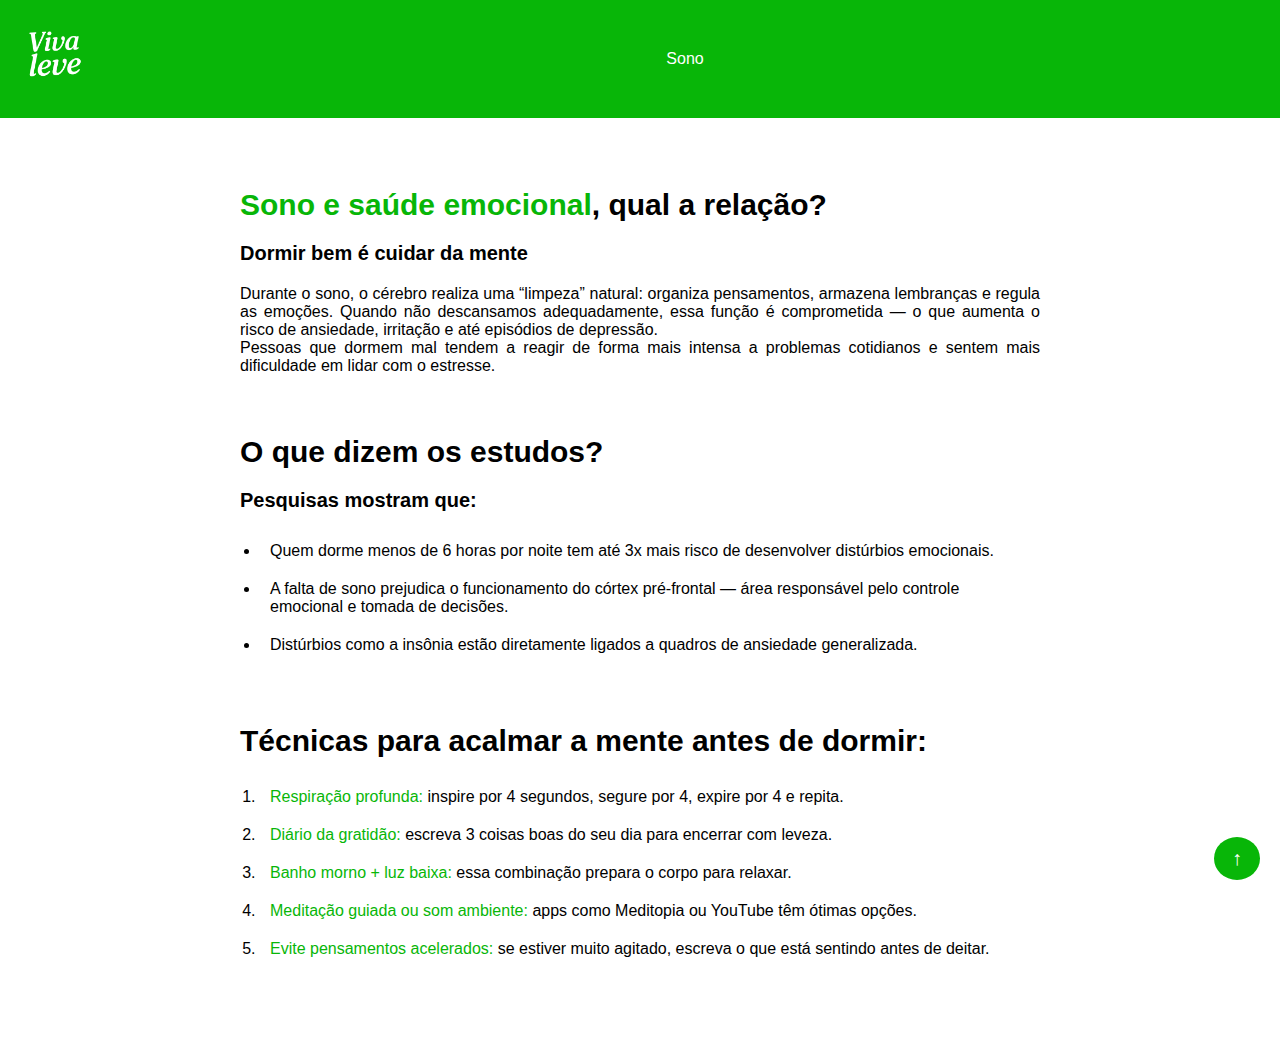
<file: sonoDormir/page2Sono.html>
<!DOCTYPE html>
<html lang="pt-br">
<head>
    <meta charset="UTF-8">
    <meta name="viewport" content="width= , initial-scale=1.0">
    <link rel="stylesheet" href="../style.css">
    <title>O sono afeta a saúde mental?</title>
</head>
<body id="topo">
    <header class="cabecalho">
        <div class="menu">
            <div class="logo">
                <a href="../index.html"><img src="../images/logo-vivaleve-branca.png" alt="logo do site" width="70px"></a>
            </div>

            <div class="navegacao">
                <ul class="link">
                    <li><a href="../alimentacaoSaudavel/alimentacao.html">Sono</a></li>
                </ul>
            </div>

        </div>
    </header>
    <section>
        <div class="sono2Geral">
            <h1><span>Sono e saúde emocional</span>, qual a relação?</h1>
            <h2>Dormir bem é cuidar da mente</h2>
            <p>Durante o sono, o cérebro realiza uma “limpeza” natural: organiza pensamentos, armazena lembranças e regula as emoções. Quando não descansamos adequadamente, essa função é comprometida — o que aumenta o risco de ansiedade, irritação e até episódios de depressão.</p>
            <p>Pessoas que dormem mal tendem a reagir de forma mais intensa a problemas cotidianos e sentem mais dificuldade em lidar com o estresse.</p>
            <h1>O que dizem os estudos?</h1>
            <h2>Pesquisas mostram que:</h3>
            <ul>
                <li>Quem dorme menos de 6 horas por noite tem até 3x mais risco de desenvolver distúrbios emocionais.</li>
                <li>A falta de sono prejudica o funcionamento do córtex pré-frontal — área responsável pelo controle emocional e tomada de decisões.</li>
                <li>Distúrbios como a insônia estão diretamente ligados a quadros de ansiedade generalizada.</li>
            </ul>
            <h1>Técnicas para acalmar a mente antes de dormir:</h1>
            <ol>
                <li><span>Respiração profunda:</span> inspire por 4 segundos, segure por 4, expire por 4 e repita.</li>
                <li><span>Diário da gratidão:</span> escreva 3 coisas boas do seu dia para encerrar com leveza.</li>
                <li><span>Banho morno + luz baixa:</span> essa combinação prepara o corpo para relaxar.</li>
                <li><span>Meditação guiada ou som ambiente:</span> apps como Meditopia ou YouTube têm ótimas opções.</li>
                <li><span>Evite pensamentos acelerados:</span> se estiver muito agitado, escreva o que está sentindo antes de deitar.</li>
            </ol>
        </div>
    </section>
    <a href="#topo" class="voltarTopo">↑</a>
</body>
</html>
</file>
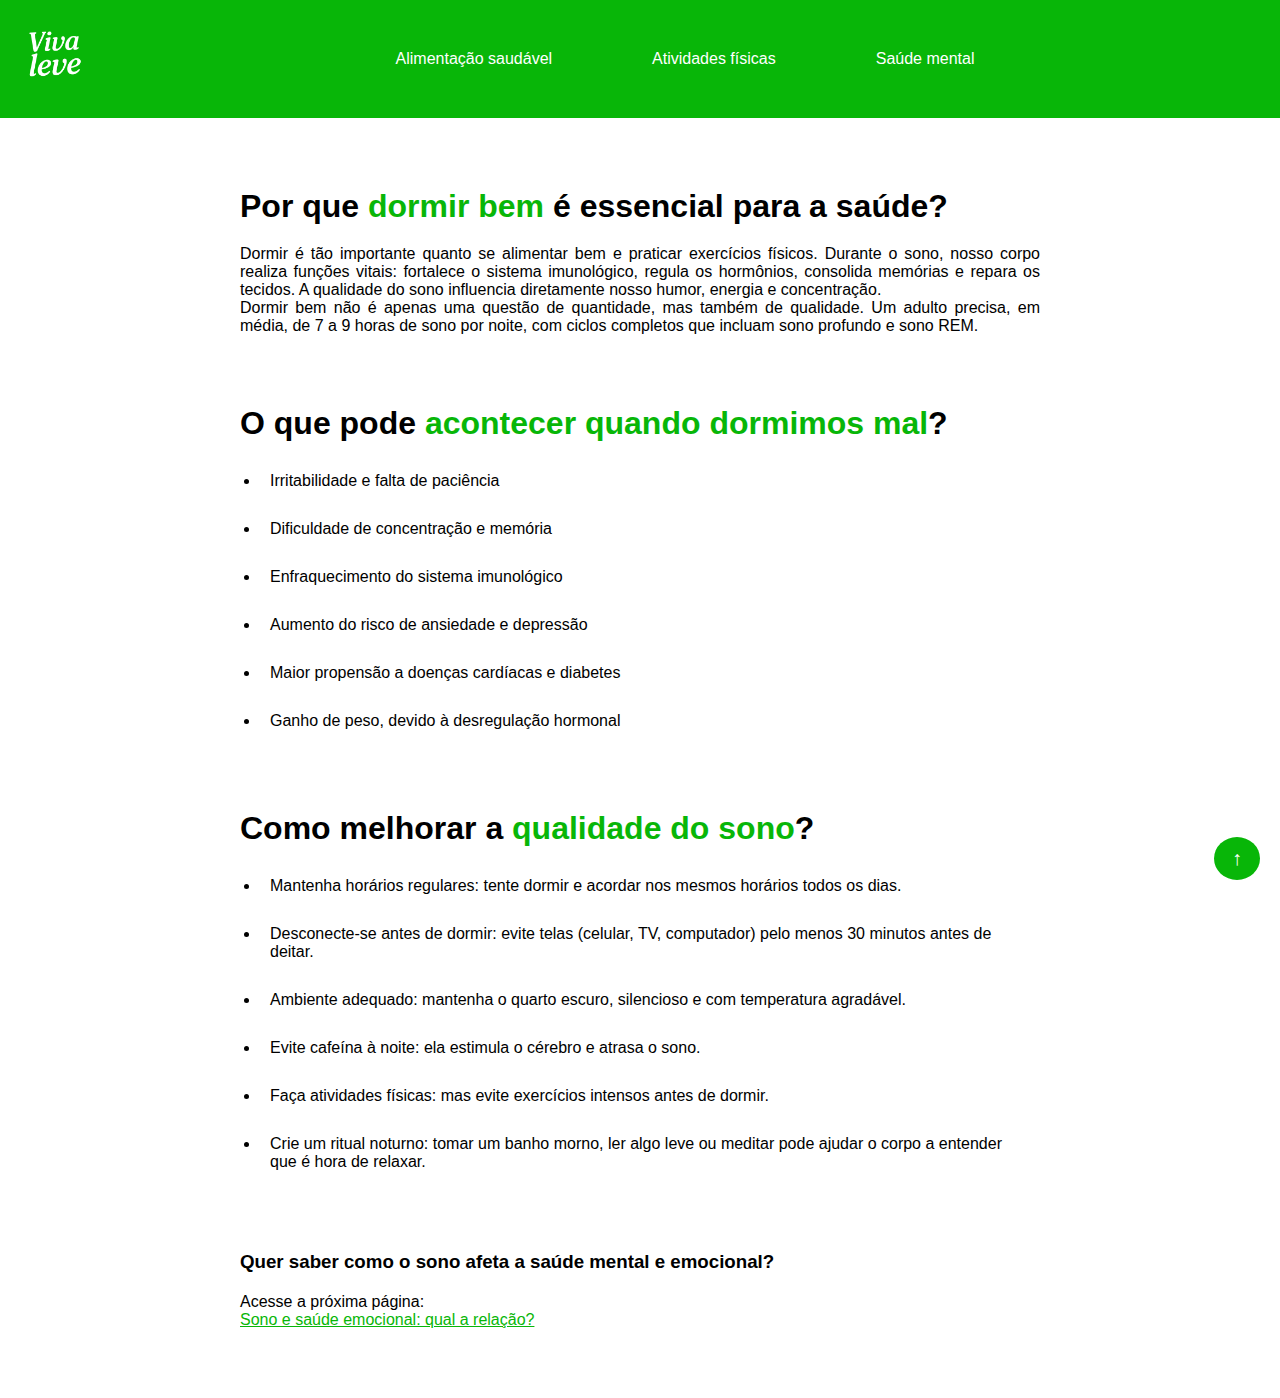
<file: sonoDormir/sono.html>
<!DOCTYPE html>
<html lang="pt-br">
<head>
    <meta charset="UTF-8">
    <meta name="viewport" content="width=device-width, initial-scale=1.0">
    <link rel="stylesheet" href="../style.css">
    <title>Sono</title>
</head>
<body id="topo">
    <header class="cabecalho">
        <div class="menu">
            <div class="logo">
                <a href="../index.html"><img src="../images/logo-vivaleve-branca.png" alt="logo do site" width="70px"></a>
            </div>

            <div class="navegacao">
                <ul class="link">
                    <li><a href="../alimentacaoSaudavel/alimentacao.html">Alimentação saudável</a></li>
                    <li><a href="../atividadeFisica/atividades.html">Atividades físicas</a></li>
                    <li><a href="../saudeMental/saudeMental.html">Saúde mental</a></li>
                </ul>
            </div>

        </div>
    </header>

    <section>
        <div class="sonoTotal">
            <h1>Por que <span>dormir bem</span> é essencial para a saúde?</h1>
            <p>Dormir é tão importante quanto se alimentar bem e praticar exercícios físicos. Durante o sono, nosso corpo realiza funções vitais: fortalece o sistema imunológico, regula os hormônios, consolida memórias e repara os tecidos. A qualidade do sono influencia diretamente nosso humor, energia e concentração.</p>
            <p>Dormir bem não é apenas uma questão de quantidade, mas também de qualidade. Um adulto precisa, em média, de 7 a 9 horas de sono por noite, com ciclos completos que incluam sono profundo e sono REM.</p>
            <h1>O que pode <span>acontecer quando dormimos mal</span>?</h1>
            <ul>
                <li>Irritabilidade e falta de paciência</li>
                <li>Dificuldade de concentração e memória</li>
                <li>Enfraquecimento do sistema imunológico</li>
                <li>Aumento do risco de ansiedade e depressão</li>
                <li>Maior propensão a doenças cardíacas e diabetes</li>
                <li>Ganho de peso, devido à desregulação hormonal</li>
            </ul>
            <h1>Como melhorar a <span>qualidade do sono</span>?</h1>
            <ul>
                <li>Mantenha horários regulares: tente dormir e acordar nos mesmos horários todos os dias.</li>
                <li>Desconecte-se antes de dormir: evite telas (celular, TV, computador) pelo menos 30 minutos antes de deitar.</li>
                <li>Ambiente adequado: mantenha o quarto escuro, silencioso e com temperatura agradável.</li>
                <li>Evite cafeína à noite: ela estimula o cérebro e atrasa o sono.</li>
                <li>Faça atividades físicas: mas evite exercícios intensos antes de dormir.</li>
                <li>Crie um ritual noturno: tomar um banho morno, ler algo leve ou meditar pode ajudar o corpo a entender que é hora de relaxar.</li>
            </ul>
            <h3>Quer saber como o sono afeta a saúde mental e emocional?</h3>
            <p>Acesse a próxima página:</p>
            <a href="page2Sono.html">Sono e saúde emocional: qual a relação?</a>
        </div>
    </section>
    <a href="#topo" class="voltarTopo">↑</a>
</body>
</html>
</file>
<file: style.css>
*{
    margin: 0;
    padding: 0;
    box-sizing: border-box;
}

body {
    font-family: Verdana, Geneva, Tahoma, sans-serif;
}

html {
  scroll-behavior: smooth;
}

p, h1, h3, h2 {
    text-align: justify;
}

h1 span, h2 span {
    color: rgb(8, 182, 8);
}

a {
    color: rgb(8, 182, 8);
}

.voltarTopo {
  position: fixed;
  bottom: 20px;
  right: 20px;
  background-color: rgb(8, 182, 8);
  color: white;
  padding: 10px 18px;
  text-decoration: none;
  text-align: center;
  border-radius: 100%;
  font-size: 20px;
  transition: 0.3s;
}

.voltarTopo:hover {
  background-color: rgb(58, 121, 52);
  transform: scale(1.1);
}

/*cabeçalho*/

.menu {
    display: flex;
    margin: 0 auto;
    background-color: rgb(8, 182, 8);
}

.navegacao {
    margin: 0 auto;
}


.link {
    display: flex;
    list-style: none;
}

.link li a {
    text-decoration: none;
    padding: 40px;
    color: white;
    display: inline-block;
    transition: 0.5s;

}

.link li a:hover {
    color: rgb(58, 121, 52);
    transform: scale(1.1);

}

.chamarAmigo {
    margin: auto 35px;
}

.chamarAmigo a button {
    color: rgb(8, 182, 8);
    background-color: white;
    width: 80px;
    height: 40px;
    border: none    ;
    border-radius: 20px;
    cursor: pointer;
    font-size: 18px;
}

/*página princial, main*/

.principal {
    height: 100vh;
}

.logo {
    padding-left: 20px;
}

.ods3 {
    margin: 150px 100px;
    display: flex;
}

.textoOds {
    margin: 0 50px;
}

.linkOds {
    margin: 20px 0;
}

.linkOds p a {
    text-decoration: none;
    color: rgb(8, 182, 8);
}

.textoOds p {
    font-size: 20px;
}

.textoOds h1 {
    font-size: 70px;
    margin-bottom: 30px;
    
}

/*sessão sobre nós*/

.sobre {
    height: 100vh;
}

.quemSomos {
    display: flex;
    margin: 0px 0px 100px 80px;
    padding-left: 20px;
}

.textoQuemSomos h1 {
    font-size: 70px;
    margin-bottom: 30px;
}

.textoQuemSomos p {
    padding-top: 10px;
    font-size: 20px;
}

.textoQuemSomos p span {
    color: rgb(8, 182, 8);
}

.formulario {
    height: 100vh;
    display: flex;
    align-items: center;
}

.form {
    display: block;
    width: 525px;
    margin: 0 auto;
}

.form h1 {
    margin: 30px 0;
}

.form label {
    color: rgb(8, 182, 8);
    padding-left: 10px;
}

.form input {
    width: 520px;
    height: 40px;
    margin: 10px 0;
    border: 3px solid;
    border-color: rgb(8, 182, 8);
    border-radius: 20px;
}

.form input::placeholder {
    color: rgb(8, 182, 8);
    padding-left: 15px;
}

.botao {
    text-align: center;
}

.botao button {
    color: rgb(8, 182, 8);
    background-color: white;
    width: 80px;
    height: 40px;   
    border: 3px solid;
    border-color: rgb(8, 182, 8);
    border-radius: 20px;
    cursor: pointer;
}


/*parte 1 alimentação saldável*/

.alimentacao {
    height: 100vh;
}

.alimentacaoSaudavel {
    display: grid;
    max-width: 600px;
    margin: 0 auto;
}

.alimentacaoSaudavel h1 {
    font-size: 40px;
}

.alimentacaoSaudavel p {
    font-size: 18px;
    margin: 10px 0;
}

.importancia, .oqAlimentacao, .calorias {
    margin: 80px 0;
}

/*parte 2 alimentação saldável*/

.menosCaloias {
    height: 100vh;
}

.caloriasGeral {
    margin: 0 auto;
    display: grid;
    grid-template-columns: 1fr 1fr;
    
}

.caloriasAlimento {
    text-align: center;
    width: 400px;
    margin: 50px auto;
}

.caloriasAlimento p {
    padding-top: 5px;
    padding-bottom: 20px;
}

.tabelaTaco {
    padding-bottom: 50px;
    text-align: center;
    margin: 0 auto;
}

.caloriasAlimento img {
    margin: 25px 0;
}

.tituloCalorias {
    padding: 80px;
    font-size: 30px;
    text-align: center;
}

.tabelaTaco h3 {
    text-align: center;
}

/*parte 1 atividades físicas*/

.geralAtt {
    max-width: 600px;
    margin: 0 auto;
}

.principalAtt h1 {
    font-size: 30px;
    margin-top: 100px;
    margin-bottom: 10px;
}

.principalAtt ol{
    padding-top: 20px;
    padding-left: 20px;
}

.principalAtt ol li{
    margin: 20px 0;
}

.casaAtt {
    margin: 30px auto;
}

/*parte 2 atividades físicas*/

.exerciciosCasa {
    display: grid;
    grid-template-columns: 1fr 1fr;
}

.textoExercicios {
    width: 400px;
    margin: 50px auto;
}

.textoExercicios h1, img{
    margin: 20px 0;
}

.textoExercicios ul li {
    margin: 10px 0;
}

/*parte 1 Saúde mental*/

.saudeGeral {
    max-width: 800px;
    margin: 50px auto;
}

.saudeTextoPrincipal h1, .saudeLista h1 {
    font-size: 30px;
    margin-top: 70px;
    margin-bottom: 20px;
}

.saudeLista ul {
    padding-left: 20px;
}

.saudeLista ul li {
    margin: 5px 0;
}

.transicaoAnsiedade h2 {
    margin-top: 70px;
}

.transicaoAnsiedade p {
    margin-top: 30px;
}

/*parte 2 Saúde mental*/

.diaAnsiedade {
    max-width: 800px;
    margin: 70px auto;
}

.mainTextAnsiedade h1 {
    margin-top: 70px;
    margin-bottom: 10px;
}

.mainTextAnsiedade ul, ol {
    margin: 20px;
}

.mainTextAnsiedade ol li {
    color: rgb(8, 182, 8);
    font-size: 20px;
    margin-top: 30px
}

.mainTextAnsiedade ul li {
    margin: 10px 0;
}

/*parte 1 Sono*/

.sonoTotal {
    max-width: 800px;
    margin: auto;
}

.sonoTotal h1, h3 {
    margin-top: 70px;
    margin-bottom: 20px;
}

.sonoTotal ul {
    margin: 20px;
}

.sonoTotal ul li {
    margin: 10px 0;
}

.sonoTotal a {
    padding-bottom: 70px;
}

/*parte 2 Sono*/

.sono2Geral {
    max-width: 800px;
    margin: 70px auto;
}

.sono2Geral h1 {
    margin-top: 60px;
    font-size: 30px;
}

.sono2Geral h2 {
    margin: 20px 0;
    font-size: 20px;
}

.sono2Geral ul, ol {
    margin: 20px;
}

.sono2Geral ol li span {
    color: rgb(8, 182, 8);
}

.sono2Geral ol li, ul li {
    padding: 10px;
}
</file>
